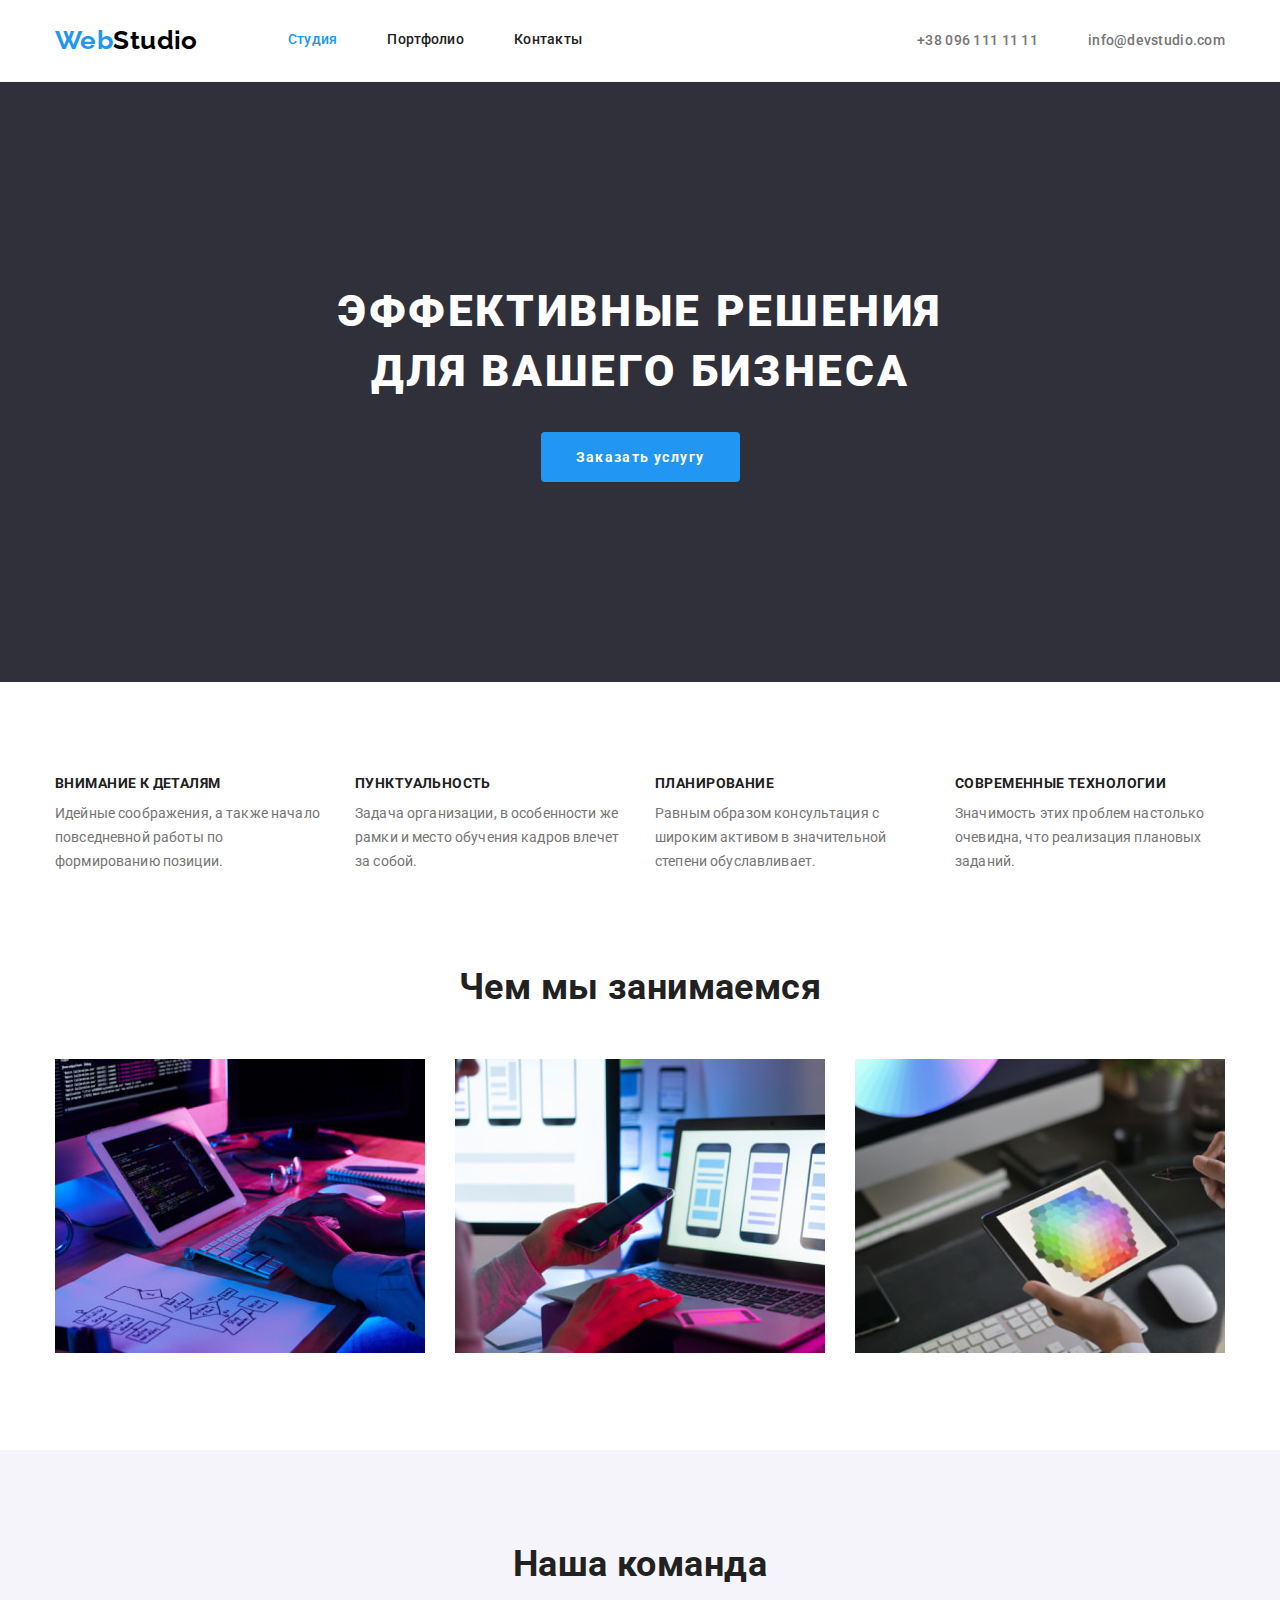
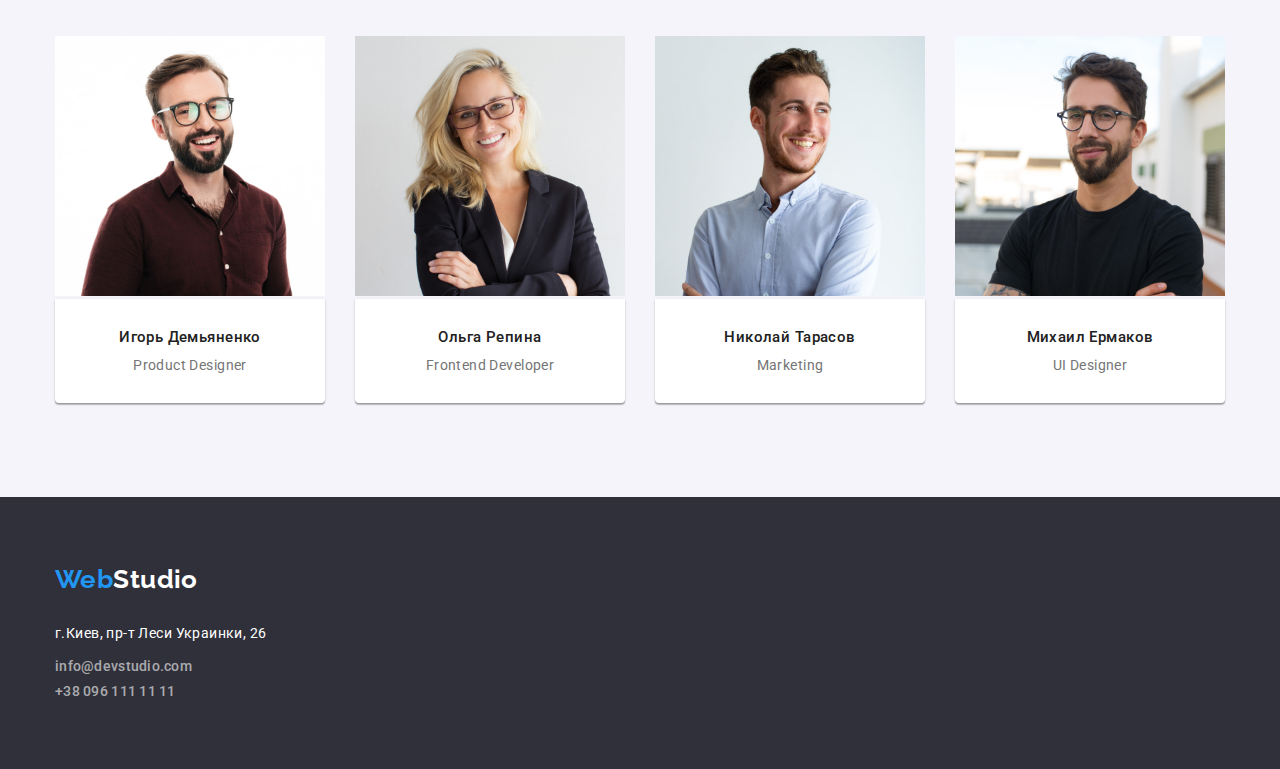
<file: index.html>
<!DOCTYPE html>
<html lang="en">
  <head>
    <meta charset="UTF-8" />
    <meta http-equiv="X-UA-Compatible" content="IE=edge" />
    <meta name="viewport" content="width=device-width, initial-scale=1.0" />
    <link rel="preconnect" href="https://fonts.googleapis.com" />
    <link rel="preconnect" href="https://fonts.gstatic.com" crossorigin />
    <link
      rel="stylesheet"
      href="https://cdnjs.cloudflare.com/ajax/libs/modern-normalize/1.1.0/modern-normalize.min.css"
      integrity="sha512-wpPYUAdjBVSE4KJnH1VR1HeZfpl1ub8YT/NKx4PuQ5NmX2tKuGu6U/JRp5y+Y8XG2tV+wKQpNHVUX03MfMFn9Q=="
      crossorigin="anonymous"
      referrerpolicy="no-referrer"
    />
    <link
      href="https://fonts.googleapis.com/css2?family=Raleway:wght@700&family=Roboto:wght@400;500;700;900&display=swap"
      rel="stylesheet"
    />

    <link
      rel="stylesheet"
      href="https://cdn.jsdelivr.net/npm/modern-normalize@1.1.0/modern-normalize.min.css"
    />
    <link rel="stylesheet" href="./css/styles.css" />
    <title>goit-markup-hw-01</title>
  </head>
  <body class="body">
    <!--------------------------------header-box-------------------------------->

    <header class="header">
      <div class="container header-container">
        <nav class="main-nav">
          <a class="logo" href="">Web<span class="logo-text">Studio</span></a>

          <ul class="site-nav">
            <li class="site-nav-link">
              <a class="link current" href="">Студия</a>
            </li>
            <li class="site-nav-link">
              <a class="link" href="./portfolio.html">Портфолио</a>
            </li>
            <li class="site-nav-link">
              <a class="link" href="">Контакты</a>
            </li>
          </ul>
        </nav>

        <ul class="auth-nav">
          <li class="site-nav-link">
            <a class="link" href="mailto:info@devstudio.com"
              >info@devstudio.com</a
            >
          </li>
          <li class="site-nav-link">
            <a class="link" href="tel:+380961111111">+38 096 111 11 11</a>
          </li>
        </ul>
      </div>
    </header>

    <!------------------------main-box----------------------------->

    <main>
      <section class="hero">
        <h1 class="hero-text">Эффективные решения для вашего бизнеса</h1>
        <button class="btn-hero" type="button">Заказать услугу</button>
      </section>

      <!----------------------------<h2>Наши особенности</h2>--------------------------->

      <section class="section-first">
        <div class="container">
          <h2 class="visually-hidden">Наши особенности</h2>
          <ul class="section-list">
            <li class="section-item">
              <h3 class="section-title">Внимание к деталям</h3>

              <p class="text">
                Идейные соображения, а также начало повседневной работы по
                формированию позиции.
              </p>
            </li>
            <li class="section-item">
              <h3 class="section-title">Пунктуальность</h3>

              <p class="text">
                Задача организации, в особенности же рамки и место обучения
                кадров влечет за собой.
              </p>
            </li>
            <li class="section-item">
              <h3 class="section-title">Планирование</h3>

              <p class="text">
                Равным образом консультация с широким активом в значительной
                степени обуславливает.
              </p>
            </li>
            <li class="section-item">
              <h3 class="section-title">Современные технологии</h3>

              <p class="text">
                Значимость этих проблем настолько очевидна, что реализация
                плановых заданий.
              </p>
            </li>
          </ul>
        </div>
      </section>

      <!----------------------------работы команды-------------------------------->

      <section class="section">
        <div class="container">
          <h2 class="title">Чем мы занимаемся</h2>
          <ul class="works-team">
            <li class="img">
              <img
                src="./images/img.jpg"
                alt="keyboard"
                width="370"
                height="294"
              />
            </li>
            <li class="img">
              <img
                src="./images/img(1).jpg"
                alt="mobile"
                width="370"
                height="294"
              />
            </li>
            <li class="img">
              <img
                src="./images/img(2).jpg"
                alt="tablet"
                width="370"
                height="294"
              />
            </li>
          </ul>
        </div>
      </section>

      <!----------------------наша команда-------------------------->
      <section class="section-team">
        <div class="container">
          <h2 class="title">Наша команда</h2>

          <ul class="item-our-team">
            <li class="team-item">
              <div class="card-thumb">
                <img
                  src="./images/img(3).jpg"
                  alt=""
                  width="270"
                  height="260"
                />
              </div>
              <div class="card-content">
                <h3 class="team">Игорь Демьяненко</h3>
                <p class="text-team">Product Designer</p>
              </div>
            </li>

            <li class="team-item">
              <div class="card-thumb">
                <img
                  src="./images/img(4).jpg"
                  alt=""
                  width="270"
                  height="260"
                />
              </div>
              <div class="card-content">
                <h3 class="team">Ольга Репина</h3>
                <p class="text-team">Frontend Developer</p>
              </div>
            </li>

            <li class="team-item">
              <div class="card-thumb">
                <img
                  src="./images/img(5).jpg"
                  alt=""
                  width="270"
                  height="260"
                />
              </div>
              <div class="card-content">
                <h3 class="team">Николай Тарасов</h3>
                <p class="text-team">Marketing</p>
              </div>
            </li>

            <li class="team-item">
              <div class="card-thumb">
                <img
                  src="./images/img(6).jpg"
                  alt=""
                  width="270"
                  height="260"
                />
              </div>
              <div class="card-content">
                <h3 class="team">Михаил Ермаков</h3>
                <p class="text-team">UI Designer</p>
              </div>
            </li>
          </ul>
        </div>
      </section>
    </main>

    <!-------------подвал страницы---------------->

    <footer class="footer-bg">
      <div class="container">
        <a class="log-t" href=""
          >Web<span class="logo-text-footer">Studio</span></a
        >
        <adress class="adress">
          <p class="adress-item">г.Киев, пр-т Леси Украинки, 26</p>
          <ul class="list-footer">
            <li class="item-link">
              <a class="link" href="info@devstudio.com">info@devstudio.com</a>
            </li>
            <li class="item-link">
              <a class="link" href="+380961111111">+38 096 111 11 11</a>
            </li>
          </ul>
        </adress>
      </div>
    </footer>
  </body>
</html>
</file>
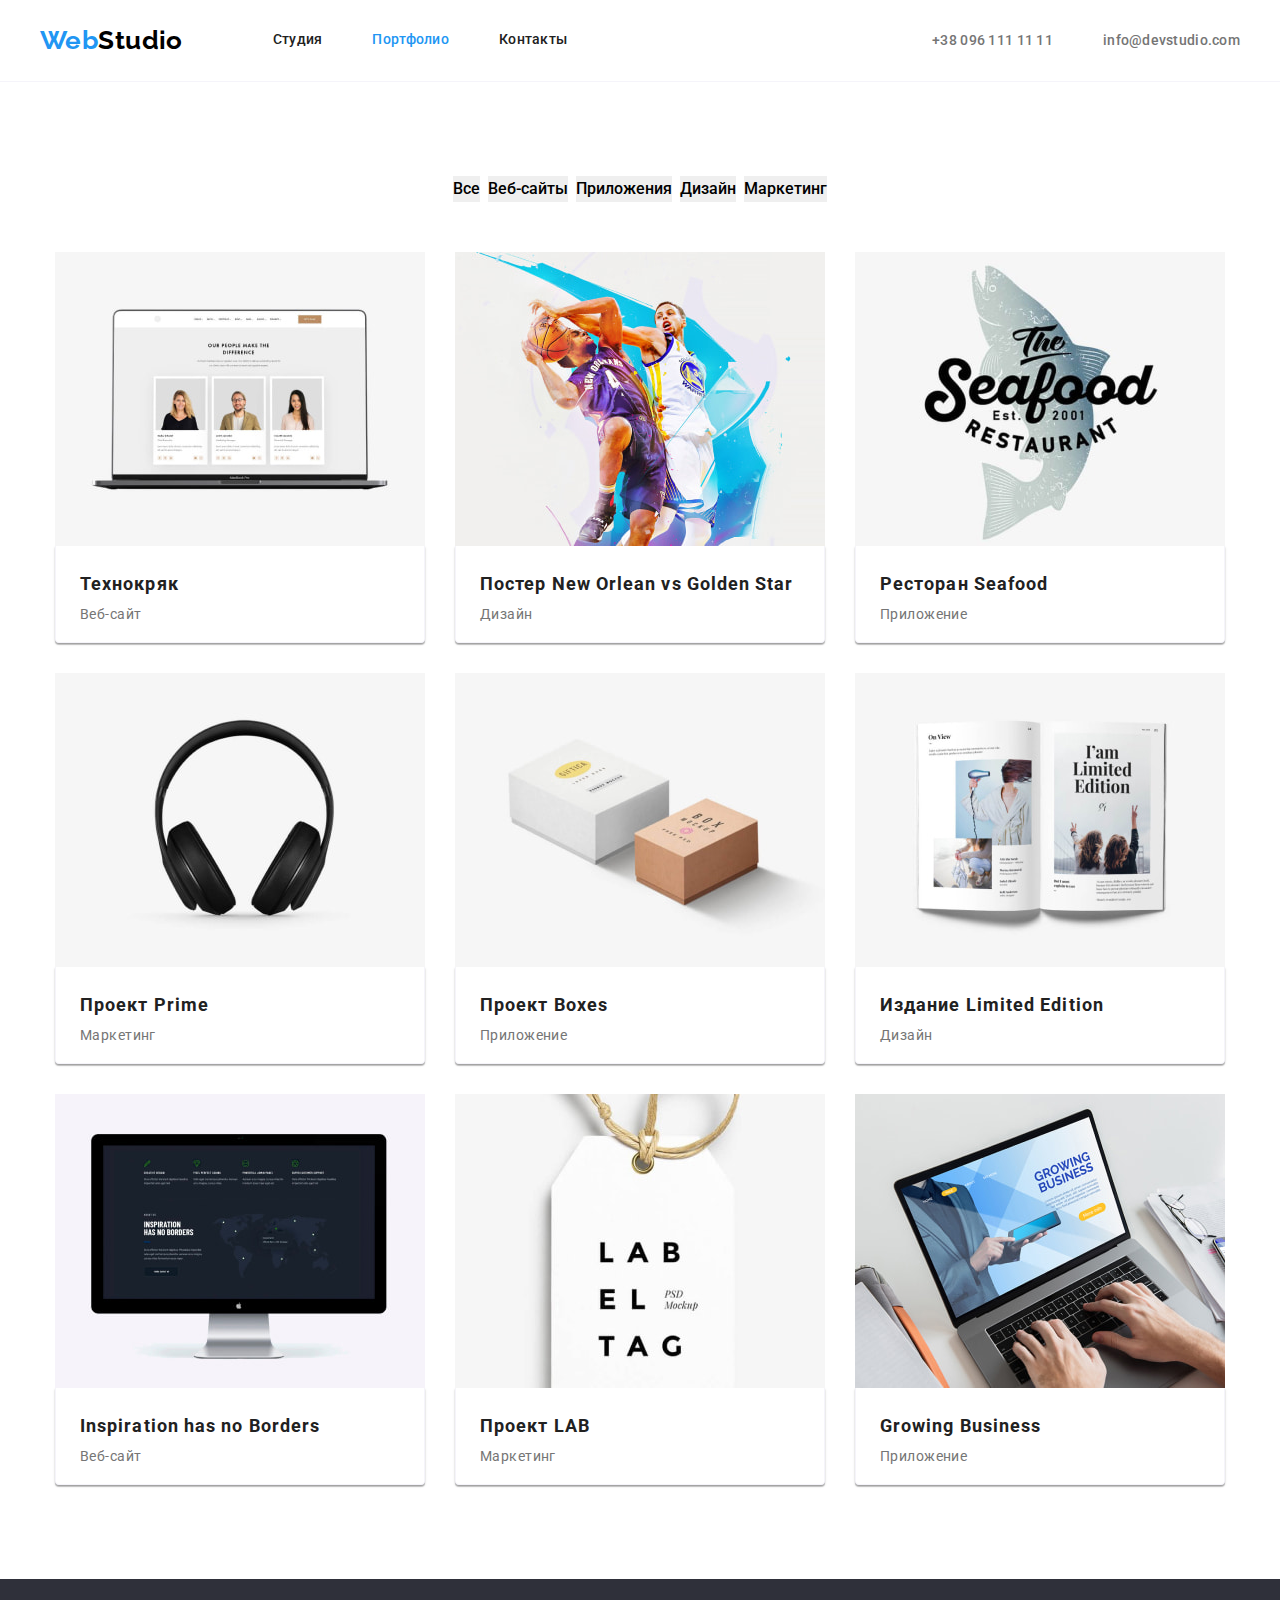
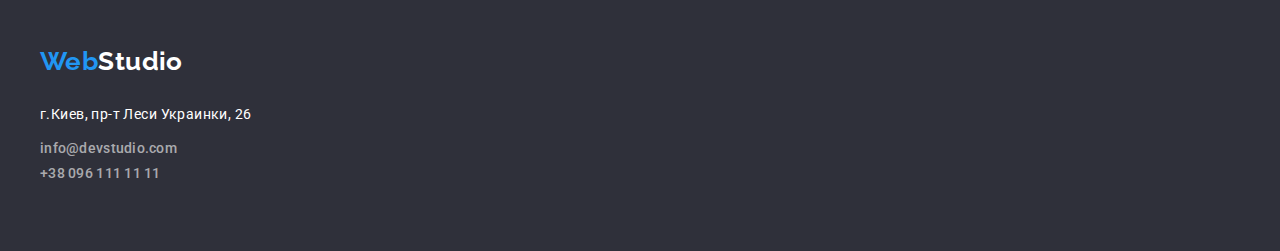
<file: portfolio.html>
<!DOCTYPE html>
<html lang="en">
  <head>
    <meta charset="UTF-8" />
    <meta http-equiv="X-UA-Compatible" content="IE=edge" />
    <meta name="viewport" content="width=device-width, initial-scale=1.0" />
    <link rel="preconnect" href="https://fonts.googleapis.com" />
    <link rel="preconnect" href="https://fonts.gstatic.com" crossorigin />
    <link
      href="https://fonts.googleapis.com/css2?family=Raleway:wght@700&family=Roboto:wght@400;500;700;900&display=swap"
      rel="stylesheet"
    />
    <link rel="stylesheet" href="./css/styles.css" />

    <title>goit-markup-hw-02</title>
  </head>
  <body class="body">
    <header class="header">
      <div class="container header-container">
        <nav class="main-nav">
          <a class="logo" href="">Web<span class="logo-text">Studio</span></a>

          <ul class="site-nav">
            <li class="site-nav-link">
              <a class="link" href="./index.html">Студия</a>
            </li>
            <li class="site-nav-link">
              <a class="link current" href="./portfolio.html">Портфолио</a>
            </li>
            <li class="site-nav-link">
              <a class="link" href="">Контакты</a>
            </li>
          </ul>
        </nav>

        <ul class="auth-nav">
          <li class="site-nav-link">
            <a class="link" href="mailto:info@devstudio.com"
              >info@devstudio.com</a
            >
          </li>
          <li class="site-nav-link">
            <a class="link" href="tel:+380961111111">+38 096 111 11 11</a>
          </li>
        </ul>
      </div>
    </header>

    <!---------------------ссылки на проекты------------------------->

    <main>
      <section class="section">
        <div class="container">
          <h1 class="visually-hidden">Portfolio</h1>
          <ul class="projects filter">
            <li class="button">
              <button class="btn" type="button">Все</button>
            </li>
            <li class="button">
              <button class="btn" type="button">Веб-сайты</button>
            </li>
            <li class="button">
              <button class="btn" type="button">Приложения</button>
            </li>
            <li class="button">
              <button class="btn" type="button">Дизайн</button>
            </li>
            <li class="button">
              <button class="btn" type="button">Маркетинг</button>
            </li>
          </ul>

          <!------------------------Наши проекты-------------------------->

          <ul class="card-set">
            <li class="portfolio-item">
              <a class="img-link">
                <img src="./images/project-1.jpg" alt="Веб-сайт" />

                <div class="card-content">
                  <h2 class="projects-title">Технокряк</h2>
                  <p class="card-text">Веб-сайт</p>
                </div>
              </a>
            </li>

            <li class="portfolio-item">
              <a class="img-link">
                <img
                  src="./images/project-2.jpg"
                  class="projects"
                  alt="Веб-сайт"
                />
                <div class="card-content">
                  <h2 class="projects-title">
                    Постер New Orlean vs Golden Star
                  </h2>
                  <p class="card-text">Дизайн</p>
                </div>
              </a>
            </li>

            <li class="portfolio-item">
              <a href="img-link"
                ><img
                  src="./images/project-3.jpg"
                  class="projects"
                  alt="Веб-сайт"
                />
                <div class="card-content">
                  <h2 class="projects-title">Ресторан Seafood</h2>
                  <p class="card-text">Приложение</p>
                </div>
              </a>
            </li>

            <li class="portfolio-item">
              <a href="img-link">
                <img
                  src="./images/project-4.jpg"
                  class="projects"
                  alt="Веб-сайт"
                />
              </a>
              <div class="card-content">
                <h2 class="projects-title">Проект Prime</h2>
                <p class="card-text">Маркетинг</p>
              </div>
            </li>

            <li class="portfolio-item">
              <a href="img-link">
                <img
                  src="./images/project-5.jpg"
                  class="projects"
                  alt="Веб-сайт"
                />
                <div class="card-content">
                  <h2 class="projects-title">Проект Boxes</h2>
                  <p class="card-text">Приложение</p>
                </div>
              </a>
            </li>

            <li class="portfolio-item">
              <a href="img-link">
                <img
                  src="./images/project-6.jpg"
                  class="projects"
                  alt="Веб-сайт"
                />
                <div class="card-content">
                  <h2 class="projects-title">Издание Limited Edition</h2>
                  <p class="card-text">Дизайн</p>
                </div>
              </a>
            </li>

            <li class="portfolio-item">
              <a href="img-link"
                ><img
                  src="./images/project-7.jpg"
                  class="projects"
                  alt="Веб-сайт"
                />

                <div class="card-content">
                  <h2 class="projects-title">Inspiration has no Borders</h2>
                  <p class="card-text">Веб-сайт</p>
                </div>
              </a>
            </li>

            <li class="portfolio-item">
              <a href=""
                ><img
                  src="./images/project-8.jpg"
                  class="projects"
                  alt="Веб-сайт"
                />

                <div class="card-content">
                  <h2 class="projects-title">Проект LAB</h2>
                  <p class="card-text">Маркетинг</p>
                </div>
              </a>
            </li>

            <li class="portfolio-item">
              <a href=""
                ><img
                  src="./images/project-9.jpg"
                  class="projects"
                  alt="Веб-сайт"
                />
                <div class="card-content">
                  <h2 class="projects-title">Growing Business</h2>
                  <p class="card-text">Приложение</p>
                </div>
              </a>
            </li>
          </ul>
        </div>
      </section>
    </main>
    <!------------------------------подвал страницы------------------------------>

    <footer class="footer-bg">
      <div class="container">
        <div class="footer-box">
          <a class="log-t" href=""
            >Web<span class="logo-text-footer">Studio</span></a
          >
          <adress class="adress">
            <p>г.Киев, пр-т Леси Украинки, 26</p>
            <ul class="list-footer">
              <li class="item-link">
                <a class="link" href="info@devstudio.com">info@devstudio.com</a>
              </li>
              <li class="item-link">
                <a class="link" href="+380961111111">+38 096 111 11 11</a>
              </li>
            </ul>
          </adress>
        </div>
      </div>
    </footer>
  </body>
</html>
</file>
<file: css/styles.css>
:root {
  --color-text: #757575;
  --color-title: #212121;
  --color-accent: #2196f3;
  --studio-color: black;
  --hero-text-color: #ffffff;
  --background-team-color: #f5f4fa;
  --background-footer: #2f303a;
  --footer-studio: white;
  --futer-contacts: #ffffff99;
  --border-radius: 0px 0px 4px 4px;
  --card-set-gap: 30px;
  --card-shadow: 0px 1px 3px rgba(0, 0, 0, 0.12),
    0px 1px 1px rgba(0, 0, 0, 0.14), 0px 2px 1px rgba(0, 0, 0, 0.2);
  --list-style: none;
  --text-decoration: none;
}

h1,
h2,
h3,
h4,
h5,
h6,
p {
  margin-top: 0px;
  margin-bottom: 0px;
}

a {
  text-decoration: var(--text-decoration);
}

ul {
  list-style: var(--list-style);
}

html {
  box-sizing: border-box;
}

.header {
  border-bottom: 1px solid var(--background-team-color);
  padding-left: 20px;
  padding-right: 20px;
  padding-top: 25px;
  padding-bottom: 25px;
}

.body {
  font-family: Roboto, sans-serif;
  font-size: 14px;
  color: var(--color-text);
  font-style: normal;
  letter-spacing: 0.03em;
  margin: 0;
}

.container {
  display: inline-flexbox;
  justify-content: center;

  margin-left: auto;
  margin-right: auto;
  width: 1200px;
  padding-left: 15px;
  padding-right: 15px;
}

/******************header-box*******************/

.header-container {
  display: flex;
  align-items: center;
}

.main-nav {
  display: flex;
  align-items: center;
}

.auth-nav .site-nav {
  display: flex;
  padding-left: 0px;
  margin-top: 0px;
  margin-bottom: 0px;
  list-style: none;
}

.auth-nav .link {
  font-weight: 500;
  line-height: 16px;
  letter-spacing: 0.02em;
  color: var(--primary-text-calor);
}

.main-nav {
  display: flex;
  align-items: center;
}

/*логотип*/

.logo {
  display: inline-block;
  color: #2196f3;
  font-weight: 700;
  font-size: 26px;
  line-height: 1.19;
  font-family: "Raleway";
  padding: 0px;
  margin-right: 90px;
}

.logo-text {
  color: black;
}

/* кнопки навигации */
.auth-nav > .site-nav-link:not(:last-child) {
  margin-left: 50px;
}

.site-nav > .site-nav-link:not(:last-child) {
  margin-right: 50px;
}

.site-nav {
  display: flex;
  font-weight: 500;
  margin-top: 0;
  margin-bottom: 0;
  padding: 0;
  color: var(--color-title);
}

.auth-nav {
  display: flex;
  flex-direction: row-reverse;
  color: var(--color-text);
  margin-left: auto;
  margin-top: 0;
  margin-bottom: 0;
  padding-left: 0;
}

.link {
  display: block;
  font-weight: 500;
  font-size: 14px;
  line-height: 1.14;
  letter-spacing: 0.02em;
  color: var(--color-title);
}

.site-nav .link.current {
  color: var(--color-accent);
}

.site-nav .link {
  padding-top: 0;
  padding-bottom: 0;
}

.link:hover,
.link:focus,
.auth-nav .list:hover,
.auth-nav .list:focus {
  color: var(--color-accent);
}

/******************блок навигации***************/

.nav-link-current {
  font-weight: 500;
  line-height: 1.14;
  color: #2196f3;
  letter-spacing: 0.02em;
}

.nav-link {
  font-weight: 500;
  line-height: 1.14;
  color: #212121;
  letter-spacing: 0.02em;
}

.btn {
  padding: 0;
  border: 0;
  font-family: inherit;
  font-weight: 500;
  font-size: 16px;
  line-height: 1.62;
}

.btn:focus,
.btn:hover {
  color: #ffffff;
  background-color: #2196f3;
}

/*********************блок герой********************/

.hero {
  background: #2f303a;
  text-align: center;
  width: auto;
  height: auto;
  padding-top: 200px;
  padding-bottom: 200px;
}

.hero-text {
  margin-left: auto;
  margin-right: auto;
  width: 700px;
  margin-bottom: 30px;

  color: var(--hero-text-color);
  font-weight: 900;
  font-size: 44px;
  line-height: 1.36;
  letter-spacing: 0.06em;
  text-transform: uppercase;
}

.btn-hero {
  display: inline-block;
  border: none;
  padding-top: 17px;
  padding-bottom: 17px;
  padding-left: 35px;
  padding-right: 35px;
  border-radius: 4px;
  font-weight: 700;
  letter-spacing: 0.1em;
  color: var(--hero-text-color);
  background: var(--color-accent);
}

/*******************Наши особенности******************/

.section {
  padding-top: 94px;
  padding-bottom: 94px;
  padding-left: auto;
  padding-right: auto;
}

.section-first {
  padding-top: 94px;

  padding-left: auto;
  padding-right: auto;
}

.section-team {
  padding-top: 94px;
  padding-bottom: 94px;
}

.text {
  font-size: 14px;
  line-height: 1.71;
  letter-spacing: 0.01em;
  color: #757575;
}

.section-list {
  display: flex;
  padding-left: 0px;
  margin-top: 0;
  margin-bottom: 0;
}

.section-list:not(:last-child) {
  display: flex;
  width: 270px;
  margin-right: 20px;
}

.section-item {
  width: 270px;
}

.section-item:not(:last-child) {
  margin-right: 30px;
}

.visually-hidden {
  position: absolute;
  width: 1px;
  height: 1px;
  margin: -1px;
  border: 0;
  padding: 0;
  white-space: nowrap;
  clip-path: inset(100%);
  clip: rect(0 0 0 0);
  overflow: hidden;
}

.section-title {
  margin-bottom: 10px;
  text-transform: uppercase;
  font-weight: 700;
  font-size: 14px;
  line-height: 1.14;
  color: var(--color-title);
}

/*******************работы команды**********************/

.works-team {
  display: flex;
  padding: 0px;
  margin: 0;
}

.img:not(:last-child) {
  display: block;
  max-width: 100%;
  margin-right: 30px;
}

.title {
  font-weight: 700;
  font-size: 36px;
  line-height: 1.16;
  text-align: center;
  color: var(--color-title);
  margin-bottom: 50px;
}

/***************** Наша команда ********************/

.section-team {
  background-color: var(--background-team-color);
  padding-top: 94px;
  padding-bottom: 94px;
}

.title {
  margin-bottom: 50px;
  font-weight: 700;
  font-size: 36px;
  line-height: 1.16;
  text-align: center;
}
.item-our-team {
  display: flex;
  justify-content: center;
  margin: 0px;
  padding-left: 0px;
}

.team-item:not(:last-child) {
  width: 270px;
  margin-right: 30px;
}


.team-item .img {
  margin-bottom: 30px;
  
}

.section-team .text {
  font-size: 16px;
  line-height: 1.18;
  text-align: center;
  margin-bottom: 94px;
}

.team {
  font-weight: 500;
  font-size: 15px;
  line-height: 1.19;
  text-align: center;
  color: var(--color-title);
  }

  /* .card-thumb {
    padding-top: 30px;
    padding-bottom: 30px;
    
  } */

/**********************подвал страницы********************/

.footer-bg {
  background-color: var(--background-footer);
  padding-top: 60px;
  padding-bottom: 60px;
  margin-top: 0;
  margin-bottom: 0;
}

.footer-bg,
.adress,
.list-footer,
.link {
  padding-left: 0;
}

.list-footer {
  margin-bottom: 9px;
}

.adress,
.logo-text-footer {
  font-style: normal;
  line-height: 1.71;
  color: var(--hero-text-color);
}

.adress-item {
  margin-bottom: 9px;
}

.list-footer .link:hover,
.list-footer .link:focus {
  color: var(--color-accent);
}

.list-footer .link {
  color: rgba(255, 255, 255, 0.6);
}

.list-footer .item-link:not(:last-child) {
  margin-bottom: 9px;
}

.log-t {
  display: block;
  color: #2196f3;
  font-weight: 700;
  font-size: 26px;
  line-height: 1.19;
  font-family: "Raleway";
  margin-bottom: 20px;
}

/**********************портфолио*******************/
.projects.filter {
  display: flex;
  justify-content: center;
  padding-left: 0;
  margin-top: 0;
  margin-left: auto;
  margin-right: auto;
  margin-bottom: 50px;
}



.button {
  display: inline-block;
  cursor: pointer;
  padding-bottom: auto;
  padding-top: auto;
  padding-left: auto;
  padding-right: auto;
  border: 0;
  border-radius: 4px;
}

.button:not(:last-child) {
  margin-right: 8px;
}
/**********************карточки-портфолио*******************/

.card-set {
  display: flex;
  flex-wrap: wrap;
  justify-content: center;
  padding-right: 0px;
  padding-left: 0px;
  margin-top: 0px;
  margin-bottom: 0px;
}

.card-set img {
  display:block;
}

.card-text {
  color: var(--color-text);
}

.card-set .portfolio-item {
width: 370px;
margin-right: 30px;
margin-bottom: 30px;
}

.portfolio-item:nth-child(3n) {
  margin-right: 0px;
}

.portfolio-item:nth-last-child(-n+3) {
  margin-bottom: 0px;
}


.card-set div {
  border-right: 1px solid var(--background-team-color);
  border-bottom: 1px solid var(--background-team-color);
  border-left: 1px solid var(--background-team-color);
 padding: 20px 24px;
  
}

.projects-title {
  margin-bottom: 4px;
  font-weight: 700;
  font-size: 18px;
  line-height: 2;
  letter-spacing: 0.06em;
  color: var(--color-title);
}


.card-content {
  background: #ffffff;
  box-shadow: 0px 1px 3px rgba(0, 0, 0, 0.12), 0px 1px 1px rgba(0, 0, 0, 0.14),
    0px 2px 1px rgba(0, 0, 0, 0.2);
  border-radius: 0px 0px 4px 4px;
  padding-top: 30px;
  padding-bottom: 30px;
}

.card-content .text {
  align-items: center;
  margin-top: 10px;
  margin-bottom: 4px;
  text-align: center;
  padding-bottom: 30px;
}

.text-team {
  text-align: center;
  margin-top: 10px;
}
</file>
